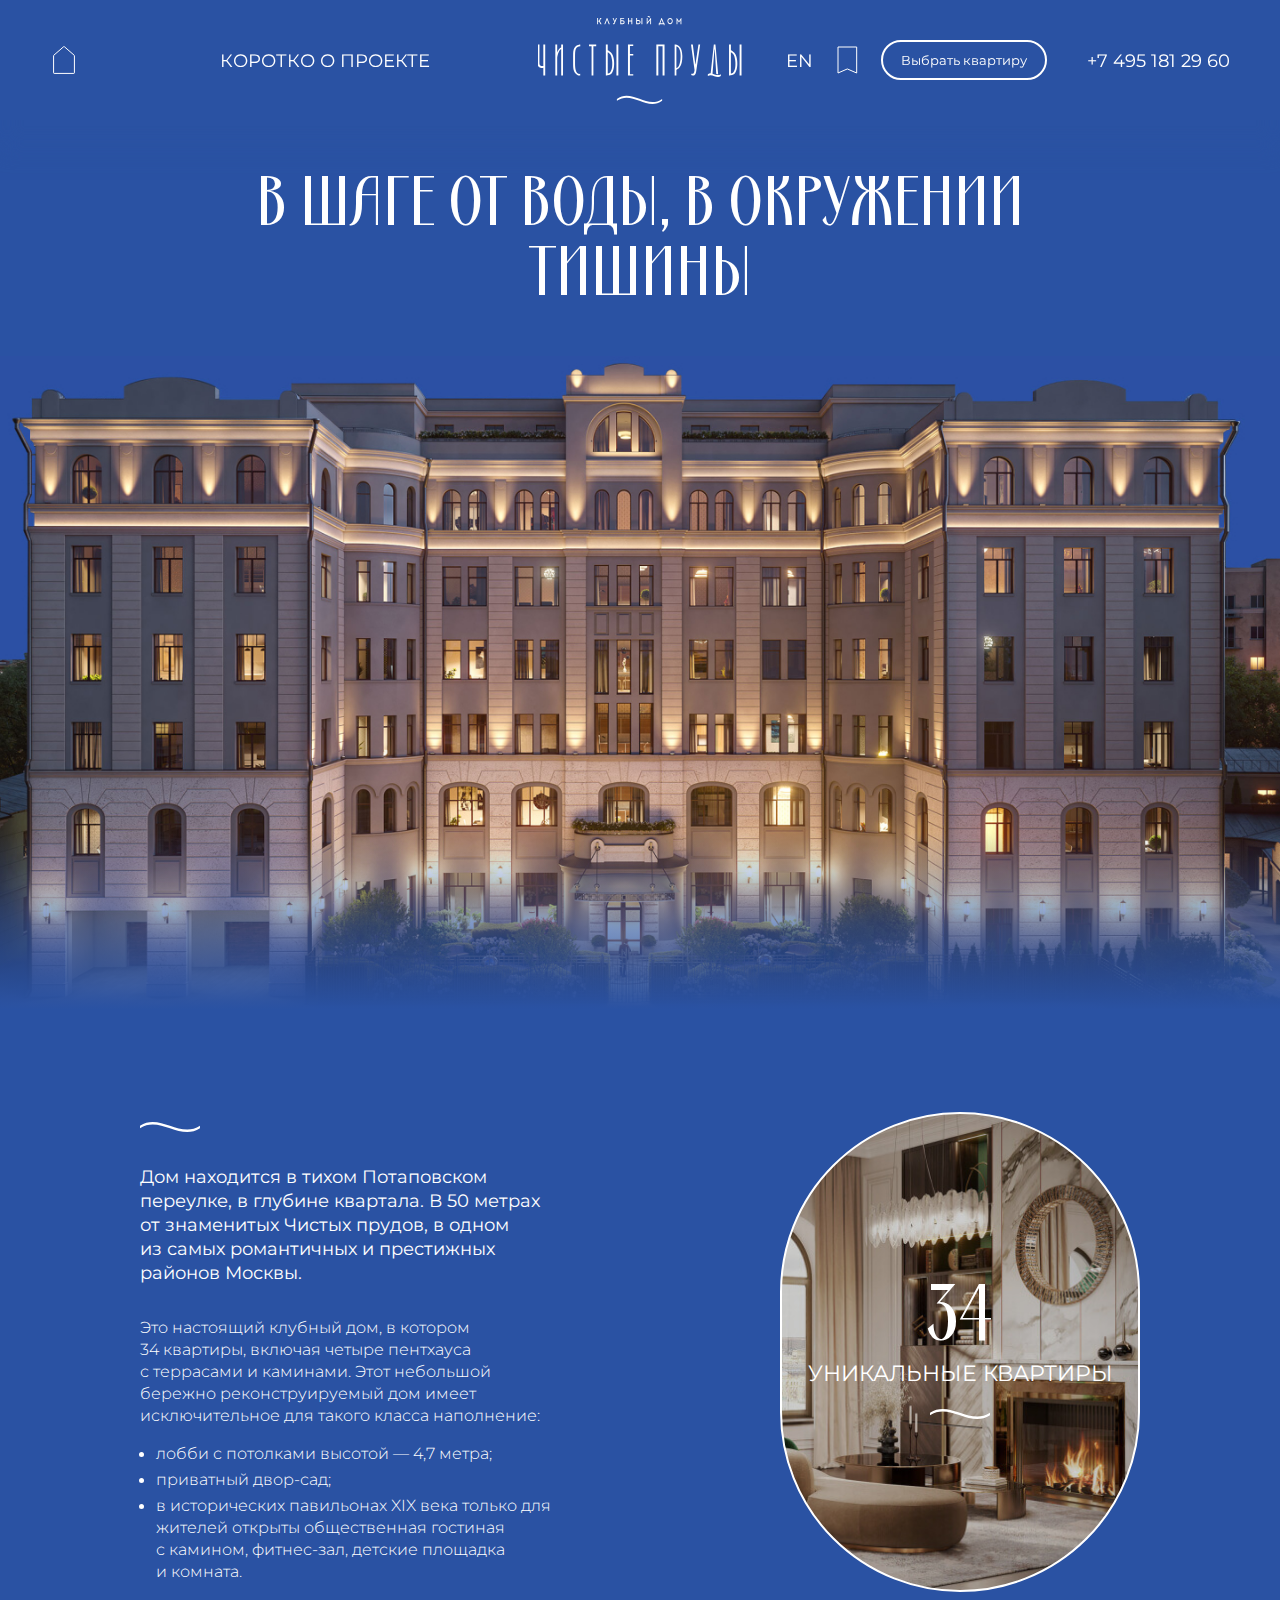
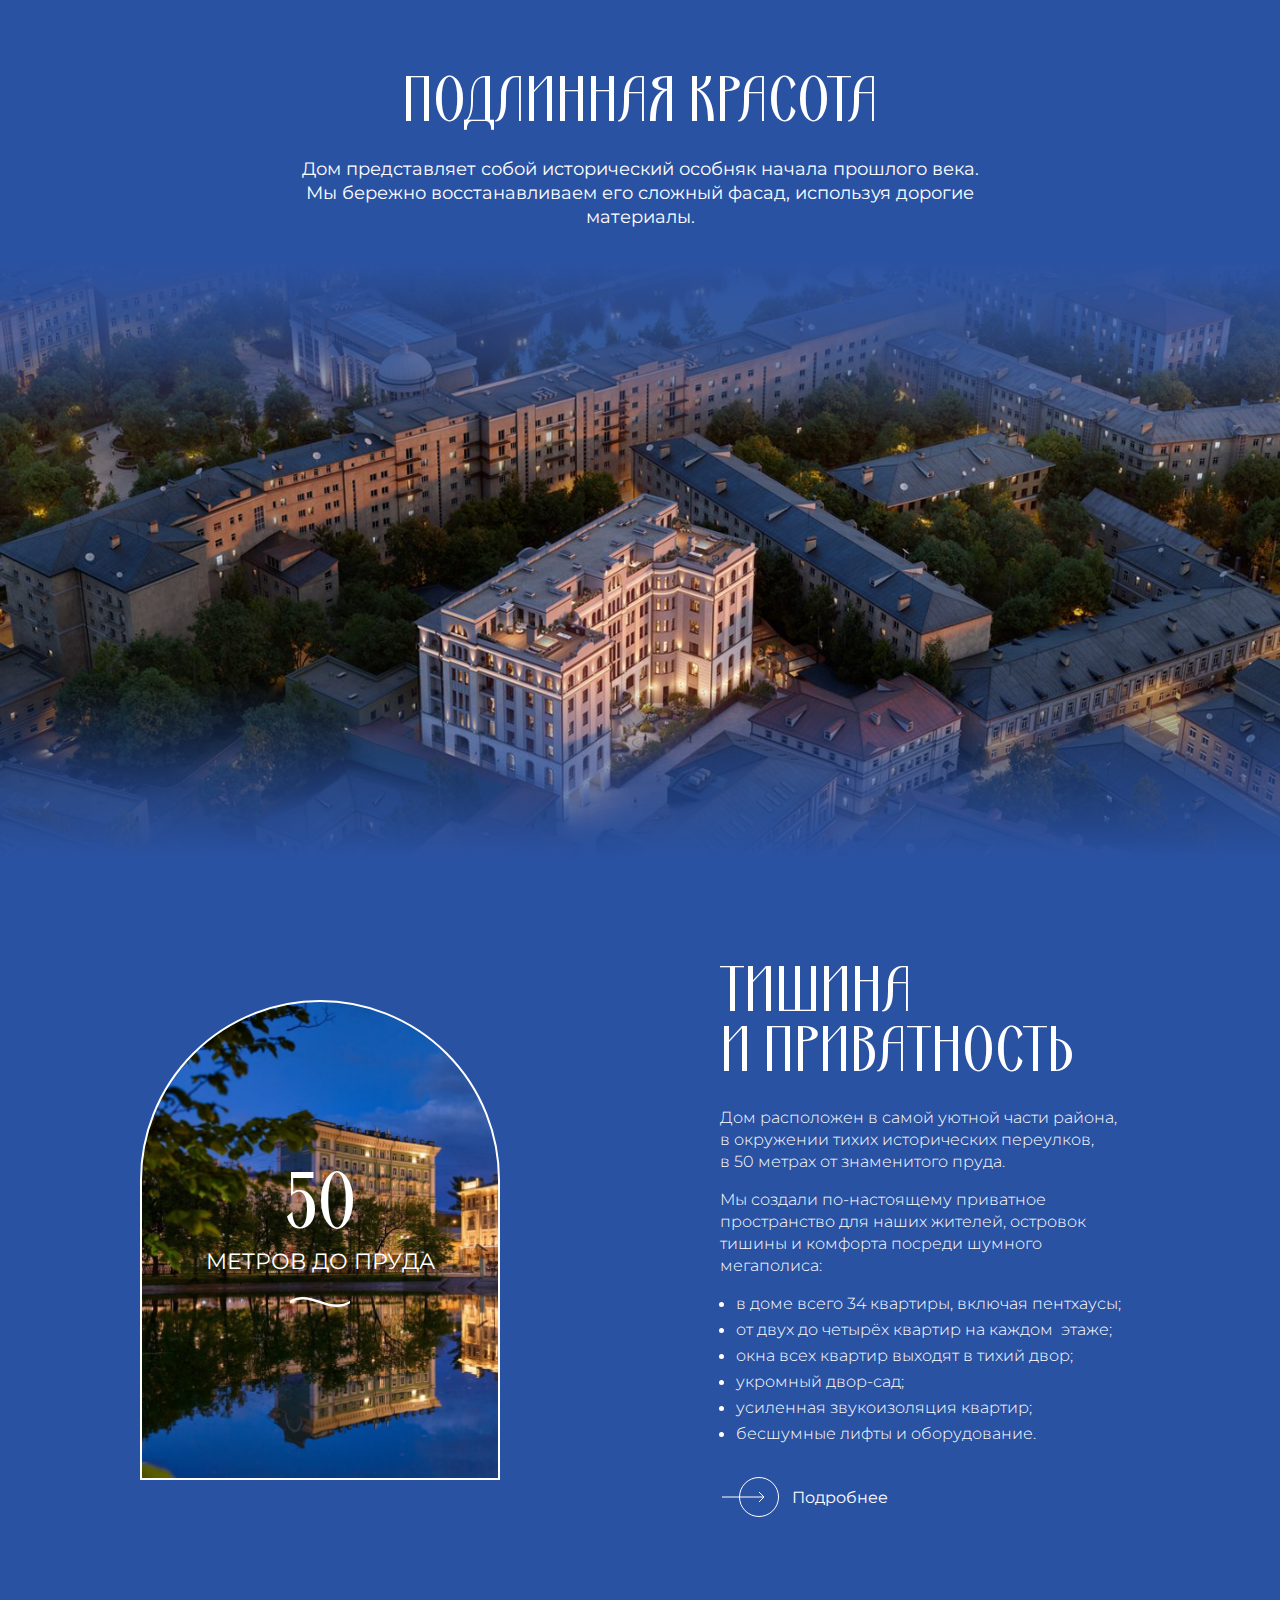
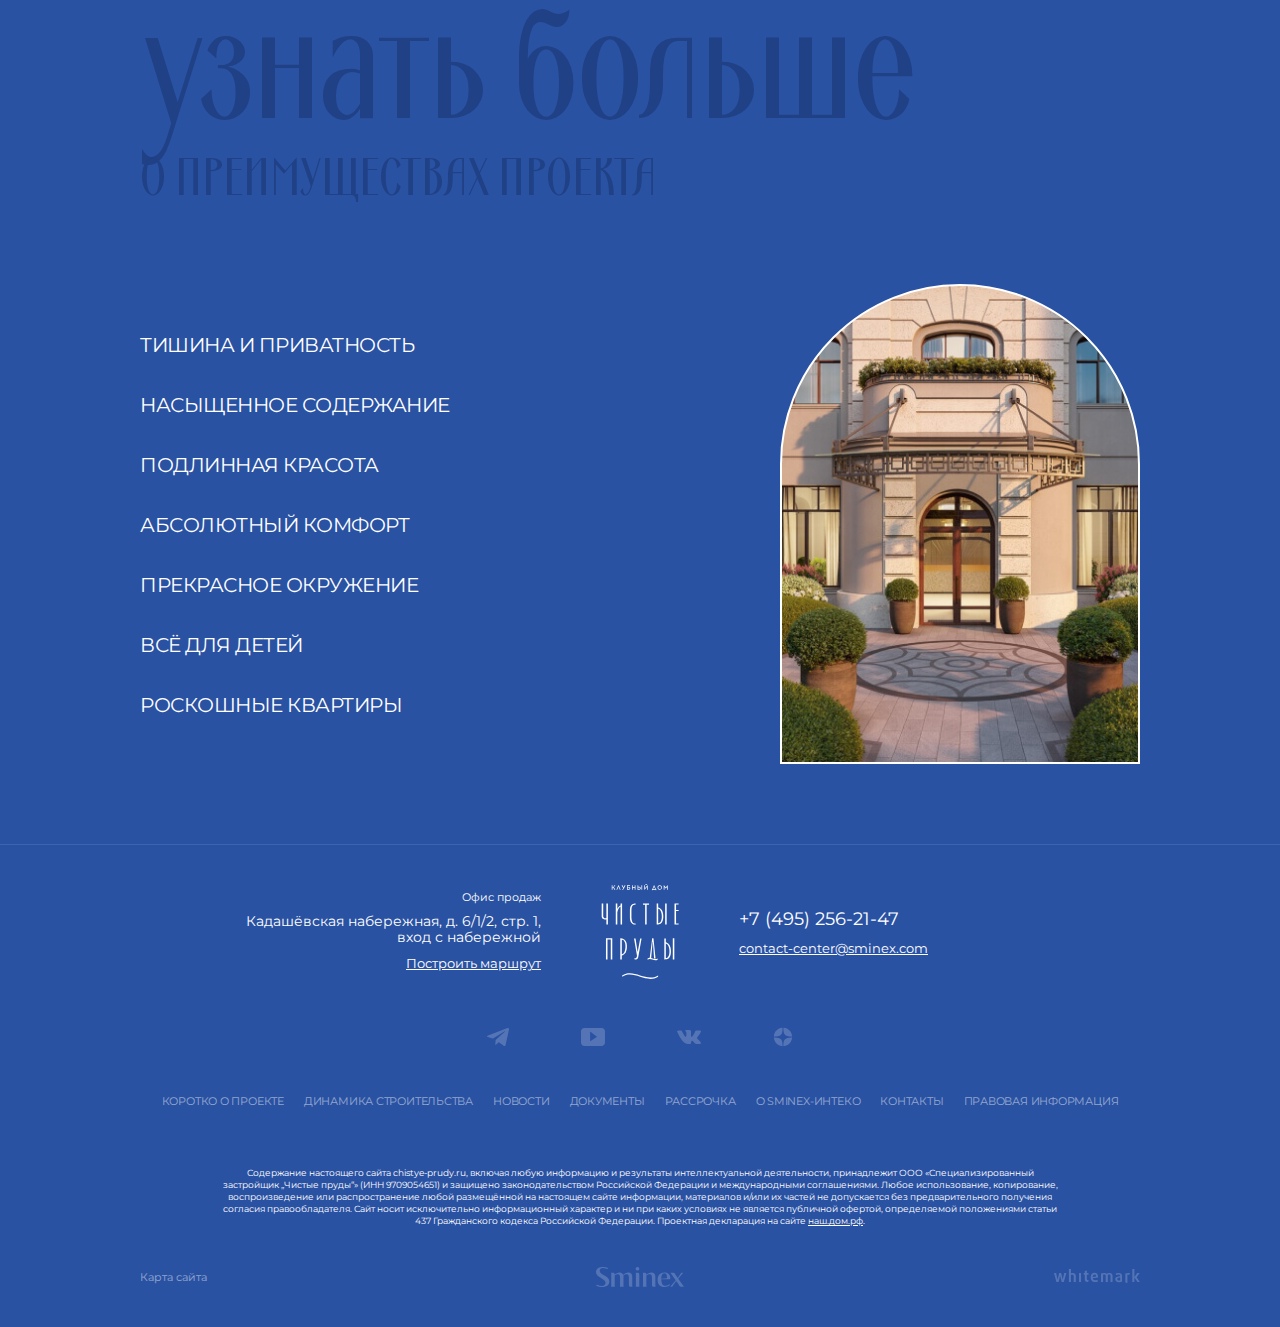
<file: index.html>
<!DOCTYPE html>
<html lang="ru">

<head>
  <meta charset="UTF-8">
  <meta name="viewport" content="width=device-width, initial-scale=1.0">
  <meta http-equiv="X-UA-Compatible" content="ie=edge">
  <link rel="stylesheet" href="css/style.css">
  <title>О проекте — Чистые пруды</title>
</head>

<body>
  <header class="header">
    <div class="header__container">
      <div class="header__left">
        <a class="header__home-link" href="#" aria-label="Вернуться на главную страницу">
          <svg class="header__home-icon" width="28" height="28" aria-hidden="true">
            <use xlink:href="images/sprite.svg#icon-home"></use>
          </svg>
        </a>
        <span class="header__text">
          Коротко о&nbsp;проекте
        </span>
      </div>
      <a class="header__logo-link" href="#">
        <svg class="header__logo-image" width="204" height="88" aria-hidden="true">
          <use xlink:href="images/sprite.svg#logo"></use>
        </svg>
      </a>
      <div class="header__right">
        <a class="header__language-link" href="#">
          En
        </a>
        <a class="header__favorites-link" href="#" aria-label="Открыть избранное">
          <svg class="header__favorites-icon" width="28" height="28" aria-hidden="true">
            <use xlink:href="images/sprite.svg#icon-favorite"></use>
          </svg>
        </a>
        <button class="header__btn" type="button">
          Выбрать квартиру
        </button>
        <a class="header__phone" href="tel:+74951812960">
          <span class="header__phone-link">+7&nbsp;495&nbsp;181 29&nbsp;60</span>
          <svg class="header__phone-icon" width="24" height="24" aria-hidden="true">
            <use xlink:href="images/sprite.svg#icon-call"></use>
          </svg>
        </a>
      </div>
    </div>
  </header>
  <main>
    <h1 class="visually-hidden">
      Подробная информация о клубном доме, расположенном рядом с Чистыми прудами.
    </h1>
    <section class="hero">
      <div class="container">
        <h2 class="hero__heading">
          В&nbsp;шаге от&nbsp;воды, в&nbsp;окружении тишины
        </h2>
      </div>
      <div class="hero__img-wrapper">
        <picture>
          <source media="(max-width:767px)" srcset="images/hero/bg-mobile.jpg 1x, images/hero/bg-mobile@2x.jpg 2x">
          <source media="(max-width:1023px)" srcset="images/hero/bg-table.jpg 1x, images/hero/bg-table@2x.jpg 2x">
          <img class="hero__image" src="images/hero/bg.jpg" srcset="images/hero/bg@2x.jpg 2x" width="1440" height="760"
            alt="Передний план клубного дома">
        </picture>
      </div>
    </section>
    <section class="apartments">
      <h2 class="visually-hidden">
        Подготовлены заранее обставленные мебелью квартиры со всеми удобствами
      </h2>
      <div class="container">
        <div class="apartments__wrapper">
          <div class="apartments__content">
            <svg class="apartments__icon" width="60" height="10" aria-hidden="true">
              <use xlink:href="images/sprite.svg#icon-curve"></use>
            </svg>
            <p class="apartments__description">
              Дом находится в&nbsp;тихом Потаповском переулке, в&nbsp;глубине квартала. В&nbsp;50&nbsp;метрах
              от&nbsp;знаменитых Чистых прудов, в&nbsp;одном из&nbsp;самых романтичных и&nbsp;престижных районов Москвы.
            </p>
            <p class="apartments__text">
              Это настоящий клубный дом, в&nbsp;котором 34&nbsp;квартиры, включая четыре пентхауса с&nbsp;террасами
              и&nbsp;каминами. Этот небольшой бережно реконструируемый дом имеет исключительное для такого класса
              наполнение:
            </p>
            <ul class="apartments__list">
              <li class="apartments__list-item">
                лобби с&nbsp;потолками высотой&nbsp;&mdash; 4,7&nbsp;метра;
              </li>
              <li class="apartments__list-item">
                приватный двор-сад;
              </li>
              <li class="apartments__list-item">
                в&nbsp;исторических павильонах XIX века только для жителей открыты общественная гостиная с&nbsp;камином,
                фитнес-зал, детские площадка и&nbsp;комната.
              </li>
            </ul>
          </div>
          <div class="benefit benefit--apartment benefit--round-all">
            <span class="benefit__number">
              34
            </span>
            <span class="benefit__text">
              Уникальные квартиры
            </span>
            <svg class="benefit__icon" width="60" height="10" aria-hidden="true">
              <use xlink:href="images/sprite.svg#icon-curve"></use>
            </svg>
          </div>
        </div>
      </div>
    </section>
    <section class="real-beauty">
      <div class="container">
        <h2 class="real-beauty__heading">
          Подлинная красота
        </h2>
        <p class="real-beauty__description">
          Дом представляет собой исторический особняк начала прошлого века. Мы&nbsp;бережно восстанавливаем его сложный
          фасад, используя дорогие материалы.
        </p>
      </div>
      <div class="real-beauty__img-wrapper">
        <picture>
          <source media="(max-width:767px)" srcset="images/real-beauty/bg2-mobile.jpg 1x, images/real-beauty/bg2-mobile@2x.jpg 2x">
          <source media="(max-width:1023px)" srcset="images/real-beauty/bg2-table.jpg 1x, images/real-beauty/bg2-table@2x.jpg 2x">
          <img class="real-beauty__image" src="images/real-beauty/bg-2.jpg" srcset="images/real-beauty/bg-2@2x.jpg" width="1440" height="700"
            alt="Вид сверху на клубный дом">
        </picture>
      </div>
    </section>
    <section class="privacy">
      <div class="container">
        <div class="privacy__wrapper">
          <div class="benefit benefit--pond">
            <span class="benefit__number">
              50
            </span>
            <span class="benefit__text">
              Метров до&nbsp;пруда
            </span>
            <svg class="benefit__icon" width="60" height="10" aria-hidden="true">
              <use xlink:href="images/sprite.svg#icon-curve"></use>
            </svg>
          </div>
          <div class="privacy__content">
            <h2 class="privacy__heading">
              Тишина и&nbsp;приватность
            </h2>
            <p class="privacy__text">
              Дом расположен в&nbsp;самой уютной части района, в&nbsp;окружении тихих исторических переулков,
              в&nbsp;50&nbsp;метрах от&nbsp;знаменитого пруда.
            </p>
            <p class="privacy__text">
              Мы&nbsp;создали по-настоящему приватное пространство для наших жителей, островок тишины и&nbsp;комфорта
              посреди шумного мегаполиса:
            </p>
            <ul class="privacy__list">
              <li class="privacy__list-item">
                в&nbsp;доме всего 34&nbsp;квартиры, включая пентхаусы;
              </li>
              <li class="privacy__list-item">
                от&nbsp;двух до&nbsp;четырёх квартир на каждом &nbsp;этаже;
              </li>
              <li class="privacy__list-item">
                окна всех квартир выходят в&nbsp;тихий двор;
              </li>
              <li class="privacy__list-item">
                укромный двор-сад;
              </li>
              <li class="privacy__list-item">
                усиленная звукоизоляция квартир;
              </li>
              <li class="privacy__list-item">
                бесшумные лифты и&nbsp;оборудование.
              </li>
            </ul>
            <a class="privacy__link" href="#">
              <svg class="privacy__link-icon" width="60" height="42" aria-hidden="true">
                <use xlink:href="images/sprite.svg#icon-arrow"></use>
              </svg>
              Подробнее
            </a>
          </div>
        </div>
      </div>
    </section>
    <section class="advantages">
      <div class="container">
        <div class="advantages__wrapper">
          <span class="advantages__text">
            узнать больше
          </span>
          <h2 class="advantages__heading">
            о&nbsp;преимуществах проекта
          </h2>
          <div class="advantages__content">
            <ul class="advantages__list">
              <li class="advantages__list-item">
                <a class="advantages__link" href="#">Тишина и&nbsp;приватность
                  <svg class="advantages__link-icon" width="60" height="42" aria-hidden="true">
                    <use xlink:href="images/sprite.svg#icon-arrow"></use>
                  </svg>
                </a>
              </li>
              <li class="advantages__list-item">
                <a class="advantages__link" href="#">Насыщенное содержание
                  <svg class="advantages__link-icon" width="60" height="42" aria-hidden="true">
                    <use xlink:href="images/sprite.svg#icon-arrow"></use>
                  </svg>
                </a>
              </li>
              <li class="advantages__list-item">
                <a class="advantages__link" href="#">Подлинная красота
                  <svg class="advantages__link-icon" width="60" height="42" aria-hidden="true">
                    <use xlink:href="images/sprite.svg#icon-arrow"></use>
                  </svg>
                </a>
              </li>
              <li class="advantages__list-item">
                <a class="advantages__link" href="#">Абсолютный комфорт
                  <svg class="advantages__link-icon" width="60" height="42" aria-hidden="true">
                    <use xlink:href="images/sprite.svg#icon-arrow"></use>
                  </svg>
                </a>
              </li>
              <li class="advantages__list-item">
                <a class="advantages__link" href="#">Прекрасное окружение
                  <svg class="advantages__link-icon" width="60" height="42" aria-hidden="true">
                    <use xlink:href="images/sprite.svg#icon-arrow"></use>
                  </svg>
                </a>
              </li>
              <li class="advantages__list-item">
                <a class="advantages__link" href="#">Всё для детей
                  <svg class="advantages__link-icon" width="60" height="42" aria-hidden="true">
                    <use xlink:href="images/sprite.svg#icon-arrow"></use>
                  </svg>
                </a>
              </li>
              <li class="advantages__list-item">
                <a class="advantages__link" href="#">Роскошные квартиры
                  <svg class="advantages__link-icon" width="60" height="42" aria-hidden="true">
                    <use xlink:href="images/sprite.svg#icon-arrow"></use>
                  </svg>
                </a>
              </li>
            </ul>
            <div class="benefit benefit--entrance"></div>
          </div>
        </div>
      </div>
    </section>
  </main>
  <footer class="footer">
    <div class="container">
      <div class="footer__wrapper">
        <div class="footer__content">
          <div class="footer__left">
            <span class="footer__text">
              Офис продаж
            </span>
            <p class="footer__address">
              Кадашёвская набережная, д. 6/1/2, стр.&nbsp;1, вход с&nbsp;набережной
            </p>
            <a class="footer__left-link" href="#">
              Построить маршрут
            </a>
          </div>
          <a class="footer__logo-link" href="#" aria-label="Сайт клубного дома Чистые пруды">
            <svg class="footer__logo-image" width="78" height="95" aria-hidden="true">
              <use xlink:href="images/sprite.svg#logo-small"></use>
            </svg>
          </a>
          <div class="footer__right">
            <a class="footer__phone" href="tel:+74951812960">
              +7 (495) 256-21-47
            </a>
            <a class="footer__right-link" href="mailto:contact-center@sminex.com">
              contact-center@sminex.com
            </a>
          </div>
        </div>
        <ul class="socials footer__socials">
          <li class="socials__item">
            <a class="socials__link" href="#" aria-label="Группа в Телеграм">
              <svg class="socials__icon" width="22" height="18" aria-hidden="true">
                <use xlink:href="images/sprite.svg#icon-tg"></use>
              </svg>
            </a>
          </li>
          <li class="socials__item">
            <a class="socials__link" href="#" aria-label="Канал на Ютуб">
              <svg class="socials__icon" width="24" height="18" aria-hidden="true">
                <use xlink:href="images/sprite.svg#icon-youtube"></use>
              </svg>
            </a>
          </li>
          <li class="socials__item">
            <a class="socials__link" href="#" aria-label="Группа во ВКонтакте">
              <svg class="socials__icon" width="24" height="14" aria-hidden="true">
                <use xlink:href="images/sprite.svg#icon-vk"></use>
              </svg>
            </a>
          </li>
          <li class="socials__item">
            <a class="socials__link" href="#" aria-label="Канал в Яндекс Дзен">
              <svg class="socials__icon" width="20" height="20" aria-hidden="true">
                <use xlink:href="images/sprite.svg#icon-ya"></use>
              </svg>
            </a>
          </li>
        </ul>
        <ul class="footer__nav-list">
          <li class="footer__nav-item">
            <a class="footer__nav-link" href="#">
              Коротко о&nbsp;проекте
            </a>
          </li>
          <li class="footer__nav-item">
            <a class="footer__nav-link" href="#">
              Динамика строительства
            </a>
          </li>
          <li class="footer__nav-item">
            <a class="footer__nav-link" href="#">
              Новости
            </a>
          </li>
          <li class="footer__nav-item">
            <a class="footer__nav-link" href="#">
              Документы
            </a>
          </li>
          <li class="footer__nav-item">
            <a class="footer__nav-link" href="#">
              Рассрочка
            </a>
          </li>
          <li class="footer__nav-item">
            <a class="footer__nav-link" href="#">
              O&nbsp;Sminex-Интеко
            </a>
          </li>
          <li class="footer__nav-item">
            <a class="footer__nav-link" href="#">
              Контакты
            </a>
          </li>
          <li class="footer__nav-item">
            <a class="footer__nav-link" href="#">
              Правовая информация
            </a>
          </li>
        </ul>
        <p class="footer__copyright">
          Содержание настоящего сайта <a class="footer__copyright-first-link"
            href="https://chistye-prudy.ru">chistye-prudy.ru</a>, включая любую информацию и&nbsp;результаты
          интеллектуальной деятельности, принадлежит ООО &laquo;Специализированный застройщик &bdquo;Чистые
          пруды&ldquo;&raquo; (ИНН 9709054651) и&nbsp;защищено законодательством Российской Федерации
          и&nbsp;международными соглашениями. Любое использование, копирование, воспроизведение или распространение
          любой размещённой на&nbsp;настоящем сайте информации, материалов и/или их&nbsp;частей не&nbsp;допускается без
          предварительного получения согласия правообладателя. Сайт носит исключительно информационный характер
          и&nbsp;ни&nbsp;при каких условиях не&nbsp;является публичной офертой, определяемой положениями статьи 437
          Гражданского кодекса Российской Федерации. Проектная декларация на&nbsp;сайте <a
            class="footer__copyright-second-link" href="https://наш.дом.рф">наш.дом.рф</a>.
        </p>
        <div class="footer__inner">
          <a class="footer__map" href="#">
            Карта сайта
          </a>
          <a class="footer__inner-link" href="#" aria-label="Сайт компании Сминекс">
            <svg class="footer__inner-image" width="88" height="20" aria-hidden="true">
              <use xlink:href="images/sprite.svg#logo-sminex"></use>
            </svg>
          </a>
          <a class="footer__company-link" href="#" aria-label="Сайт компании Вайтмарк">
            <svg class="footer__logo-image" width="86" height="14" aria-hidden="true">
              <use xlink:href="images/sprite.svg#logo-whitemark"></use>
            </svg>
          </a>
        </div>
      </div>
    </div>
  </footer>
</body>

</html>
</file>
<file: css/style.css>
/* Global */
/* ------------------------------------ */
/*! normalize.css v8.0.1 | MIT License | github.com/necolas/normalize.css */
/* Document
  ========================================================================== */
/**
 * 1. Correct the line height in all browsers.
 * 2. Prevent adjustments of font size after orientation changes in iOS.
 */
html {
  line-height: 1.15; /* 1 */
  -webkit-text-size-adjust: 100%; /* 2 */
}

/* Sections
  ========================================================================== */
/**
* Remove the margin in all browsers.
*/
body {
  margin: 0;
}

/**
* Render the `main` element consistently in IE.
*/
main {
  display: block;
}

/**
* Correct the font size and margin on `h1` elements within `section` and
* `article` contexts in Chrome, Firefox, and Safari.
*/
h1 {
  margin: 0.67em 0;
  font-size: 2em;
}

/* Grouping content
  ========================================================================== */
/**
* 1. Add the correct box sizing in Firefox.
* 2. Show the overflow in Edge and IE.
*/
hr {
  box-sizing: content-box; /* 1 */
  height: 0; /* 1 */
  overflow: visible; /* 2 */
}

/**
* 1. Correct the inheritance and scaling of font size in all browsers.
* 2. Correct the odd `em` font sizing in all browsers.
*/
pre {
  font-size: 1em; /* 2 */
  font-family: monospace, monospace; /* 1 */
}

/* Text-level semantics
  ========================================================================== */
/**
* Remove the gray background on active links in IE 10.
*/
a {
  background-color: transparent;
}

/**
* 1. Remove the bottom border in Chrome 57-
* 2. Add the correct text decoration in Chrome, Edge, IE, Opera, and Safari.
*/
abbr[title] {
  text-decoration: underline; /* 2 */
  -webkit-text-decoration: underline dotted;
          text-decoration: underline dotted; /* 2 */
  border-bottom: none; /* 1 */
}

/**
* Add the correct font weight in Chrome, Edge, and Safari.
*/
b,
strong {
  font-weight: bolder;
}

/**
* 1. Correct the inheritance and scaling of font size in all browsers.
* 2. Correct the odd `em` font sizing in all browsers.
*/
code,
kbd,
samp {
  font-size: 1em; /* 2 */
  font-family: monospace, monospace; /* 1 */
}

/**
* Add the correct font size in all browsers.
*/
small {
  font-size: 80%;
}

/**
* Prevent `sub` and `sup` elements from affecting the line height in
* all browsers.
*/
sub,
sup {
  position: relative;
  font-size: 75%;
  line-height: 0;
  vertical-align: baseline;
}

sub {
  bottom: -0.25em;
}

sup {
  top: -0.5em;
}

/* Embedded content
  ========================================================================== */
/**
* Remove the border on images inside links in IE 10.
*/
img {
  border-style: none;
}

/* Forms
  ========================================================================== */
/**
* 1. Change the font styles in all browsers.
* 2. Remove the margin in Firefox and Safari.
*/
button,
input,
optgroup,
select,
textarea {
  margin: 0; /* 2 */
  font-size: 100%; /* 1 */
  line-height: 1.15; /* 1 */
  font-family: inherit; /* 1 */
}

/**
* Show the overflow in IE.
* 1. Show the overflow in Edge.
*/
button,
input {
  /* 1 */
  overflow: visible;
}

/**
* Remove the inheritance of text transform in Edge, Firefox, and IE.
* 1. Remove the inheritance of text transform in Firefox.
*/
button,
select {
  /* 1 */
  text-transform: none;
}

/**
* Correct the inability to style clickable types in iOS and Safari.
*/
button,
[type=button],
[type=reset],
[type=submit] {
  -webkit-appearance: button;
}

/**
* Remove the inner border and padding in Firefox.
*/
button::-moz-focus-inner,
[type=button]::-moz-focus-inner,
[type=reset]::-moz-focus-inner,
[type=submit]::-moz-focus-inner {
  padding: 0;
  border-style: none;
}

/**
* Restore the focus styles unset by the previous rule.
*/
button:-moz-focusring,
[type=button]:-moz-focusring,
[type=reset]:-moz-focusring,
[type=submit]:-moz-focusring {
  outline: 1px dotted ButtonText;
}

/**
* Correct the padding in Firefox.
*/
fieldset {
  padding: 0.35em 0.75em 0.625em;
}

/**
* 1. Correct the text wrapping in Edge and IE.
* 2. Correct the color inheritance from `fieldset` elements in IE.
* 3. Remove the padding so developers are not caught out when they zero out
*    `fieldset` elements in all browsers.
*/
legend {
  display: table; /* 1 */
  box-sizing: border-box; /* 1 */
  max-width: 100%; /* 1 */
  padding: 0; /* 3 */
  color: inherit; /* 2 */
  white-space: normal; /* 1 */
}

/**
* Add the correct vertical alignment in Chrome, Firefox, and Opera.
*/
progress {
  vertical-align: baseline;
}

/**
* Remove the default vertical scrollbar in IE 10+.
*/
textarea {
  overflow: auto;
}

/**
* 1. Add the correct box sizing in IE 10.
* 2. Remove the padding in IE 10.
*/
[type=checkbox],
[type=radio] {
  box-sizing: border-box; /* 1 */
  padding: 0; /* 2 */
}

/**
* Correct the cursor style of increment and decrement buttons in Chrome.
*/
[type=number]::-webkit-inner-spin-button,
[type=number]::-webkit-outer-spin-button {
  height: auto;
}

/**
* 1. Correct the odd appearance in Chrome and Safari.
* 2. Correct the outline style in Safari.
*/
[type=search] {
  outline-offset: -2px; /* 2 */
  -webkit-appearance: textfield; /* 1 */
}

/**
* Remove the inner padding in Chrome and Safari on macOS.
*/
[type=search]::-webkit-search-decoration {
  -webkit-appearance: none;
}

/**
* 1. Correct the inability to style clickable types in iOS and Safari.
* 2. Change font properties to `inherit` in Safari.
*/
::-webkit-file-upload-button {
  font: inherit; /* 2 */
  -webkit-appearance: button; /* 1 */
}

/* Interactive
  ========================================================================== */
/*
* Add the correct display in Edge, IE 10+, and Firefox.
*/
details {
  display: block;
}

/*
* Add the correct display in all browsers.
*/
summary {
  display: list-item;
}

/* Misc
  ========================================================================== */
/**
* Add the correct display in IE 10+.
*/
template {
  display: none;
}

/**
* Add the correct display in IE 10.
*/
[hidden] {
  display: none;
}

@font-face {
  font-family: "Montserrat";
  src: url("../../fonts/montserrat-light.woff2") format("woff2"), url("../../fonts/montserrat-light.woff") format("woff");
  font-weight: 300;
  font-style: normal;
  font-display: swap;
}
@font-face {
  font-family: "Montserrat";
  src: url("../../fonts/montserrat-regular.woff2") format("woff2"), url("../../fonts/montserrat-regular.woff") format("woff");
  font-weight: 400;
  font-style: normal;
  font-display: swap;
}
@font-face {
  font-family: "Ardeco";
  src: url("../../fonts/ardeco-regular.woff2") format("woff2"), url("../../fonts/ardeco-regular.woff") format("woff");
  font-weight: 400;
  font-style: normal;
  font-display: swap;
}
* {
  box-sizing: border-box;
}

body {
  margin: 0;
  padding: 0;
  font-family: "Montserrat", "Arial", sans-serif;
  color: #ffffff;
  background-color: #2a52a3;
  display: flex;
  flex-direction: column;
}

main {
  flex-grow: 1;
  padding: 120px 0 0;
}
@media (max-width: 1023px) {
  main {
    padding: 80px 0 0;
  }
}
@media (max-width: 767px) {
  main {
    padding: 70px 0 0;
  }
}

img {
  display: block;
  height: auto;
  max-width: 100%;
  -o-object-fit: cover;
     object-fit: cover;
}

a {
  color: inherit;
  text-decoration: none;
}

.container {
  max-width: 1100px;
  margin: 0 auto;
  padding: 0 50px;
}
@media (max-width: 1023px) {
  .container {
    max-width: 768px;
    padding: 0 20px;
  }
}
@media (max-width: 767px) {
  .container {
    padding: 0 15px;
  }
}

.visually-hidden {
  position: absolute;
  width: 1px;
  height: 1px;
  margin: -1px;
  padding: 0;
  overflow: hidden;
  white-space: nowrap;
  border: 0;
  clip: rect(0 0 0 0);
  clip-path: inset(100%);
}

/* Blocks */
/* ------------------------------------ */
.header {
  padding: 16px 0;
  position: fixed;
  left: 0;
  top: 0;
  width: 100%;
  z-index: 10;
  box-shadow: 0px 30px 20px 0px rgba(42, 82, 163, 0.8);
  background-color: #2a52a3;
}
@media (max-width: 1023px) {
  .header {
    padding: 10px 0;
  }
}
@media (max-width: 767px) {
  .header {
    padding: 5px 0;
  }
}
.header__container {
  display: grid;
  grid-template-columns: 1fr auto 1fr;
  max-width: 1440px;
  margin: 0 auto;
  padding: 0 50px;
}
@media (max-width: 1023px) {
  .header__container {
    padding: 0 20px;
  }
}
@media (max-width: 767px) {
  .header__container {
    padding: 0 15px;
  }
}
.header__left, .header__right {
  display: flex;
  align-items: center;
}
.header__left {
  -moz-column-gap: 142px;
       column-gap: 142px;
}
@media (max-width: 1023px) {
  .header__left {
    -moz-column-gap: 36px;
         column-gap: 36px;
  }
}
.header__home-link {
  display: flex;
}
@media (max-width: 1023px) {
  .header__home-link {
    width: 24px;
    height: 24px;
  }
}
.header__right {
  -moz-column-gap: 20px;
       column-gap: 20px;
  margin: 0 0 0 auto;
}
.header__logo-link {
  display: flex;
}
@media (max-width: 1023px) {
  .header__logo-link {
    width: 140px;
    height: 60px;
  }
}
.header__logo-image {
  width: 100%;
  height: 100%;
}
.header__language-link {
  font-size: 18px;
  line-height: 24px;
  text-transform: uppercase;
}
@media (max-width: 1023px) {
  .header__language-link {
    display: none;
  }
}
.header__favorites-link {
  display: flex;
}
@media (max-width: 1023px) {
  .header__favorites-link {
    display: none;
  }
}
.header__text {
  font-size: 18px;
  line-height: 24px;
  text-transform: uppercase;
}
@media (max-width: 1023px) {
  .header__text {
    font-size: 14px;
    line-height: 18px;
  }
}
@media (max-width: 767px) {
  .header__text {
    display: none;
  }
}
.header__btn {
  margin: 0 20px 0 0;
  padding: 10px 18px;
  font-size: 13px;
  font-family: inherit;
  line-height: 16px;
  color: inherit;
  background-color: transparent;
  border: 2px solid #ffffff;
  border-radius: 60px;
  cursor: pointer;
}
@media (max-width: 1023px) {
  .header__btn {
    padding: 9px 15px;
    font-size: 10px;
    line-height: 12px;
    margin: 0;
  }
}
@media (max-width: 767px) {
  .header__btn {
    display: none;
  }
}
.header__btn:hover {
  color: #2a52a3;
  background-color: #ffffff;
}
.header__btn:focus-visible {
  outline: none;
  color: #2a52a3;
  background-color: #ffffff;
}
.header__phone {
  font-size: 18px;
  line-height: 24px;
}
@media (max-width: 1023px) {
  .header__phone {
    font-size: 14px;
    line-height: 18px;
  }
}
.header__phone:hover {
  color: rgba(255, 255, 255, 0.5);
}
.header__phone:focus-visible {
  color: rgba(255, 255, 255, 0.5);
}
@media (max-width: 767px) {
  .header__phone-link {
    display: none;
  }
}
.header__phone-icon {
  display: none;
  color: #ffffff;
}
@media (max-width: 767px) {
  .header__phone-icon {
    display: block;
  }
}

.hero {
  padding: 48px 0 0;
}
@media (max-width: 1023px) {
  .hero {
    padding: 40px 0 0;
  }
}
@media (max-width: 767px) {
  .hero {
    padding: 32px 0 0;
  }
}
.hero__wrapper-griding {
  display: grid;
  grid-template-columns: 360px 420px;
  -moz-column-gap: 220px;
       column-gap: 220px;
}
@media (max-width: 1023px) {
  .hero__wrapper-griding {
    grid-template-columns: 340px 340px;
    -moz-column-gap: 48px;
         column-gap: 48px;
  }
}
@media (max-width: 767px) {
  .hero__wrapper-griding {
    display: flex;
    flex-direction: column;
    text-align: center;
    gap: 16px;
  }
}
.hero__wrapper-griding > .hero__heading {
  text-align: left;
}
@media (max-width: 767px) {
  .hero__wrapper-griding > .hero__heading {
    text-align: center;
  }
}
.hero__heading {
  margin: 0;
  font-size: 70px;
  font-family: "Ardeco", "Arial", sans-serif;
  font-weight: 400;
  line-height: 70px;
  text-align: center;
  text-transform: uppercase;
}
@media (max-width: 1023px) {
  .hero__heading {
    font-size: 50px;
    line-height: 50px;
  }
}
@media (max-width: 767px) {
  .hero__heading {
    font-size: 44px;
    line-height: 40px;
  }
}
.hero__img-wrapper {
  position: relative;
}
.hero__img-wrapper::after {
  content: "";
  position: absolute;
  bottom: 0;
  left: 0;
  width: 100%;
  height: 200px;
  background: linear-gradient(180deg, rgba(42, 82, 163, 0) 0%, rgba(42, 82, 163, 0.6) 46.28%, #2a52a3 89%);
}
@media (max-width: 1023px) {
  .hero__img-wrapper::after {
    height: 100px;
  }
}
@media (max-width: 767px) {
  .hero__img-wrapper::after {
    height: 50px;
  }
}
.hero__image {
  width: 100%;
  margin: 48px 0 0;
}
@media (max-width: 1023px) {
  .hero__image {
    margin: 40px 0 0;
  }
}
@media (max-width: 767px) {
  .hero__image {
    margin: 32px 0 0;
  }
}
.hero__text {
  font-size: 20px;
  line-height: 26px;
  width: 100%;
  margin: 0;
}
@media (max-width: 1023px) {
  .hero__text {
    font-size: 16px;
    line-height: 22px;
  }
}
@media (max-width: 767px) {
  .hero__text {
    font-size: 14px;
    line-height: 20px;
  }
}

.apartments {
  padding: 80px 0 0;
}
@media (max-width: 767px) {
  .apartments {
    padding-top: 60px;
  }
}
.apartments__wrapper {
  -moz-column-gap: 220px;
       column-gap: 220px;
  display: grid;
  justify-content: space-between;
  align-items: center;
  grid-template-columns: 420px 360px;
}
@media (max-width: 1023px) {
  .apartments__wrapper {
    -moz-column-gap: 88px;
         column-gap: 88px;
    grid-template-columns: 340px 300px;
    align-items: start;
  }
}
@media (max-width: 767px) {
  .apartments__wrapper {
    display: flex;
    flex-direction: column;
    gap: 32px;
  }
}
.apartments--reverse .apartments__wrapper {
  grid-template-columns: 360px 420px;
}
@media (max-width: 1023px) {
  .apartments--reverse .apartments__wrapper {
    grid-template-columns: 300px 340px;
    align-items: center;
  }
}
@media (max-width: 767px) {
  .apartments--reverse .apartments__wrapper {
    display: flex;
    flex-direction: column;
    align-items: center;
  }
}
.apartments__icon {
  display: flex;
  margin: 0 0 32px;
  pointer-events: none;
}
@media (max-width: 1023px) {
  .apartments__icon {
    width: 50px;
  }
}
@media (max-width: 767px) {
  .apartments__icon {
    margin-bottom: 24px;
  }
}
.apartments__heading {
  font-family: "Ardeco", "Arial", sans-serif, "Arial", serif;
  font-weight: 400;
  font-size: 64px;
  line-height: 60px;
  text-transform: uppercase;
  margin: 0 0 24px;
}
@media (max-width: 1023px) {
  .apartments__heading {
    font-size: 46px;
    line-height: 46px;
    margin-bottom: 20px;
  }
}
@media (max-width: 767px) {
  .apartments__heading {
    font-size: 36px;
    line-height: 34px;
    margin-bottom: 16px;
  }
}
.apartments--reverse .apartments__description:not(:last-child) {
  margin-bottom: 16px;
}
@media (max-width: 767px) {
  .apartments--reverse .apartments__description:not(:last-child) {
    margin-bottom: 12px;
  }
}
.apartments__description {
  margin: 0 0 32px;
  font-size: 18px;
  line-height: 24px;
}
@media (max-width: 1023px) {
  .apartments__description {
    font-size: 16px;
    line-height: 22px;
    margin-bottom: 24px;
  }
}
@media (max-width: 767px) {
  .apartments__description {
    font-size: 14px;
    line-height: 20px;
    margin-bottom: 20px;
  }
}
.apartments--reverse .apartments__description {
  font-size: 16px;
  line-height: 22px;
  font-weight: 300;
}
@media (max-width: 1023px) {
  .apartments--reverse .apartments__description {
    font-size: 14px;
    line-height: 20px;
  }
}
@media (max-width: 767px) {
  .apartments--reverse .apartments__description {
    font-size: 12px;
    line-height: 18px;
  }
}
.apartments--reverse .apartments__text:last-child {
  margin-bottom: 0;
}
.apartments__text {
  margin: 0 0 16px;
  font-weight: 300;
  line-height: 22px;
}
@media (max-width: 1023px) {
  .apartments__text {
    font-size: 14px;
    line-height: 20px;
  }
}
@media (max-width: 767px) {
  .apartments__text {
    font-size: 12px;
    line-height: 18px;
    margin-bottom: 12px;
  }
}
.apartments--reverse .apartments__list {
  font-size: 16px;
  line-height: 22px;
  margin-bottom: 16px;
}
@media (max-width: 767px) {
  .apartments--reverse .apartments__list {
    margin-bottom: 12px;
  }
}
.apartments__list {
  row-gap: 4px;
  display: flex;
  flex-direction: column;
  margin: 0;
  padding: 0 0 0 16px;
}
.apartments__list-item {
  font-weight: 300;
  line-height: 22px;
}
@media (max-width: 1023px) {
  .apartments__list-item {
    font-size: 14px;
    line-height: 20px;
  }
}
@media (max-width: 767px) {
  .apartments__list-item {
    font-size: 12px;
    line-height: 18px;
  }
}

.benefit {
  border-top-left-radius: 180px;
  border-top-right-radius: 180px;
  display: flex;
  flex-direction: column;
  justify-content: center;
  align-items: center;
  width: 360px;
  min-height: 480px;
  padding: 20px;
  background-size: cover;
  border: 2px solid #ffffff;
}
@media (max-width: 1023px) {
  .benefit {
    width: 100%;
    min-height: 400px;
  }
}
@media (max-width: 767px) {
  .benefit {
    width: 260px;
    min-height: 350px;
    margin: 0 auto;
  }
}
.benefit--square-all {
  border-radius: unset;
  border: none;
  width: 420px;
  min-height: 500px;
}
@media (max-width: 1023px) {
  .benefit--square-all {
    width: 270px;
    min-height: 320px;
  }
}
@media (max-width: 767px) {
  .benefit--square-all {
    width: 345px;
    min-height: 410px;
  }
}
.benefit--bg-all {
  width: 100%;
  min-height: 700px;
  border: none;
  padding-top: 185px;
}
@media (max-width: 1023px) {
  .benefit--bg-all {
    min-height: 374px;
    padding-top: 90px;
  }
}
@media (max-width: 767px) {
  .benefit--bg-all {
    min-height: 200px;
    padding: 46px 0 50px;
  }
}
.benefit--bg-all .benefit__icon {
  width: 60px;
}
@media (max-width: 1023px) {
  .benefit--bg-all .benefit__icon {
    width: 50px;
  }
}
.benefit--size-xl {
  background-image: url("../../images/bg-privacy-page2.jpg");
}
@media (min-resolution: 2dppx) {
  .benefit--size-xl {
    background-image: url("../../images/bg-privacy-page2@2x.jpg");
  }
}
@media (max-width: 1023px) {
  .benefit--size-xl {
    background-image: url("../../images/bg-privacy-page-table2.jpg");
  }
}
@media (max-width: 1023px) and (min-resolution: 2dppx) {
  .benefit--size-xl {
    background-image: url("../../images/bg-privacy-page-table2@2x.jpg");
  }
}
@media (max-width: 767px) {
  .benefit--size-xl {
    background-image: url("../../images/privacy-page-mobile2.jpg");
  }
}
@media (max-width: 767px) and (min-resolution: 2dppx) {
  .benefit--size-xl {
    background-image: url("../../images/privacy-page-mobile@2x.jpg");
  }
}
.benefit--around-side {
  background-image: url("../../images/apartment-photo.png");
}
@media (min-resolution: 2dppx) {
  .benefit--around-side {
    background-image: url("../../images/apartment-photo@2x.png");
  }
}
@media (max-width: 1023px) {
  .benefit--around-side {
    background-image: url("../../images/apartment-photo-table.png");
  }
}
@media (max-width: 1023px) and (min-resolution: 2dppx) {
  .benefit--around-side {
    background-image: url("../../images/apartment-photo-table@2x.png");
  }
}
@media (max-width: 767px) {
  .benefit--around-side {
    background-image: url("../../images/apartment-photo-mobile.png");
  }
}
@media (max-width: 767px) and (min-resolution: 2dppx) {
  .benefit--around-side {
    background-image: url("../../images/apartment-photo-mobile@2x.png");
  }
}
.benefit--round-all {
  border-radius: 180px;
}
@media (max-width: 1023px) {
  .benefit--round-all {
    width: 300px;
    min-height: 400px;
    margin: 0;
  }
}
@media (max-width: 767px) {
  .benefit--round-all {
    width: 260px;
    min-height: 350px;
    margin: 0 auto;
  }
}
.benefit--room {
  background-image: url("../../images/room-photo.png");
}
@media (min-resolution: 2dppx) {
  .benefit--room {
    background-image: url("../../images/room-photo@2x.png");
  }
}
@media (max-width: 1023px) {
  .benefit--room {
    background-image: url("../../images/room-photo-table.png");
  }
}
@media (max-width: 1023px) and (min-resolution: 2dppx) {
  .benefit--room {
    background-image: url("../../images/room-photo-table@2x.png");
  }
}
@media (max-width: 767px) {
  .benefit--room {
    background-image: url("../../images/room-photo-mobile@2x.png");
  }
}
@media (max-width: 767px) and (min-resolution: 2dppx) {
  .benefit--room {
    background-image: url("../../images/room-photo-mobile@2x.png");
  }
}
.benefit--round-privacy {
  background-image: url("../../images/techno-photo.png");
}
@media (min-resolution: 2dppx) {
  .benefit--round-privacy {
    background-image: url("../../images/techno-photo@2x.png");
  }
}
@media (max-width: 1023px) {
  .benefit--round-privacy {
    background-image: url("../../images/techno-photo-table.png");
  }
}
@media (max-width: 767px) and (min-resolution: 2dppx) {
  .benefit--round-privacy {
    background-image: url("../../images/techno-photo-table@2x.png");
  }
}
@media (max-width: 767px) {
  .benefit--round-privacy {
    background-image: url("../../images/techno-photo-mobile.png");
  }
}
@media (max-width: 767px) and (min-resolution: 2dppx) {
  .benefit--round-privacy {
    background-image: url("../../images/techno-photo-mobile@2x.png");
  }
}
.benefit--apartment {
  background-image: url("../../images/photo-1.jpg");
}
@media (min-resolution: 2dppx) {
  .benefit--apartment {
    background-image: url("../../images/photo-1@2x.jpg");
  }
}
@media (max-width: 1023px) {
  .benefit--apartment {
    background-image: url("../../images/photo-1-table.png");
  }
}
@media (max-width: 1023px) and (min-resolution: 2dppx) {
  .benefit--apartment {
    background-image: url("../../images/photo-1-table@2x.png");
  }
}
@media (max-width: 767px) {
  .benefit--apartment {
    background-image: url("../../images/photo-1-mobile.png");
  }
}
@media (max-width: 767px) and (min-resolution: 2dppx) {
  .benefit--apartment {
    background-image: url("../../images/photo-1-mobile@2x.png");
  }
}
.benefit--pond {
  background-image: url("../../images/photo-2.jpg");
}
@media (min-resolution: 2dppx) {
  .benefit--pond {
    background-image: url("../../images/photo-2@2x.jpg");
  }
}
@media (max-width: 1023px) {
  .benefit--pond {
    background-image: url("../../images/photo-2-table.png");
  }
}
@media (max-width: 1023px) and (min-resolution: 2dppx) {
  .benefit--pond {
    background-image: url("../../images/photo-2-table@2x.png");
  }
}
@media (max-width: 767px) {
  .benefit--pond {
    background-image: url("../../images/photo-2-mobile.png");
  }
}
@media (max-width: 767px) and (min-resolution: 2dppx) {
  .benefit--pond {
    background-image: url("../../images/photo-2-mobile@2x.png");
  }
}
.benefit--entrance {
  background-image: url("../../images/photo-3.jpg");
}
@media (min-resolution: 2dppx) {
  .benefit--entrance {
    background-image: url("../../images/photo-3@2x.jpg");
  }
}
@media (max-width: 767px) {
  .benefit--entrance {
    display: none;
  }
}
.benefit--privacy {
  background-image: url("../../images/pound-photo.png");
}
@media (min-resolution: 2dppx) {
  .benefit--privacy {
    background-image: url("../../images/pound-photo@2x.png");
  }
}
@media (max-width: 1023px) {
  .benefit--privacy {
    background-image: url("../../images/pound-photo-table.png");
  }
}
@media (max-width: 1023px) and (min-resolution: 2dppx) {
  .benefit--privacy {
    background-image: url("../../images/pound-photo-table@2x.png");
  }
}
@media (max-width: 767px) {
  .benefit--privacy {
    background-image: url("../../images/room-photo-mobile.png");
  }
}
@media (max-width: 767px) and (min-resolution: 2dppx) {
  .benefit--privacy {
    background-image: url("../../images/pound-photo-mobile@2x.png");
  }
}
.benefit__number {
  margin: 0 0 16px;
  font-size: 80px;
  font-family: "Ardeco", "Arial", sans-serif;
  line-height: 60px;
}
@media (max-width: 1023px) {
  .benefit__number {
    font-size: 60px;
    margin-bottom: 8px;
  }
}
@media (max-width: 767px) {
  .benefit__number {
    font-size: 56px;
    line-height: 50px;
  }
}
@media (max-width: 1023px) {
  .benefit--bg-all .benefit__number {
    font-size: 56px;
    line-height: 50px;
  }
}
.benefit__text {
  margin: 0 0 24px;
  font-size: 22px;
  line-height: 24px;
  text-transform: uppercase;
  text-align: center;
}
@media (max-width: 1023px) {
  .benefit__text {
    font-size: 18px;
    line-height: 20px;
    margin-bottom: 20px;
  }
}
@media (max-width: 767px) {
  .benefit__text {
    font-size: 16px;
    line-height: 18px;
    margin-bottom: 20px;
    text-wrap: nowrap;
  }
}
@media (max-width: 1023px) {
  .benefit--bg-all .benefit__text {
    font-size: 16px;
    line-height: 18px;
  }
}
.benefit__icon {
  width: 60px;
}
@media (max-width: 1023px) {
  .benefit__icon {
    width: 50px;
  }
}

.real-beauty {
  padding: 80px 0 0;
}
.real-beauty--gaping-reverse, .real-beauty--gaping-original {
  display: flex;
  flex-direction: column;
  gap: 80px;
}
@media (max-width: 767px) {
  .real-beauty {
    gap: 60px;
    padding: 60px 0 0;
  }
}
.real-beauty__wrapper {
  display: flex;
  flex-direction: row;
  justify-content: space-between;
  gap: 118px;
}
.real-beauty--gaping-reverse .real-beauty__wrapper {
  flex-direction: row-reverse;
  gap: 160px;
}
@media (max-width: 1023px) {
  .real-beauty--gaping-reverse .real-beauty__wrapper {
    gap: 118px;
  }
}
@media (max-width: 767px) {
  .real-beauty--gaping-reverse .real-beauty__wrapper {
    flex-direction: column-reverse;
    gap: 32px;
  }
}
.real-beauty--gaping-original .real-beauty__wrapper {
  gap: 160px;
}
@media (max-width: 1023px) {
  .real-beauty--gaping-original .real-beauty__wrapper {
    gap: 118px;
  }
}
@media (max-width: 767px) {
  .real-beauty--gaping-original .real-beauty__wrapper {
    flex-direction: column;
    gap: 32px;
  }
}
.real-beauty__text-block {
  width: 420px;
  display: flex;
  flex-direction: column;
  justify-content: center;
}
@media (max-width: 1023px) {
  .real-beauty__text-block {
    width: 340px;
  }
}
.real-beauty--gaping-reverse .real-beauty__heading, .real-beauty--gaping-original .real-beauty__heading {
  margin-left: 0;
  margin-right: 0;
  text-align: left;
}
.real-beauty__heading {
  max-width: 480px;
  margin: 0 auto 24px;
  font-size: 64px;
  font-family: "Ardeco", "Arial", sans-serif;
  font-weight: 400;
  line-height: 60px;
  text-align: center;
  text-transform: uppercase;
}
@media (max-width: 1023px) {
  .real-beauty__heading {
    font-size: 46px;
    line-height: 46px;
    margin-bottom: 16px;
    font-weight: 300;
  }
}
@media (max-width: 767px) {
  .real-beauty__heading {
    font-size: 36px;
    line-height: 34px;
  }
}
.real-beauty__description {
  max-width: 700px;
  margin: 0 auto;
  font-size: 18px;
  line-height: 24px;
  text-align: center;
}
@media (max-width: 1023px) {
  .real-beauty__description {
    font-size: 16px;
    line-height: 22px;
    max-width: 528px;
  }
}
@media (max-width: 767px) {
  .real-beauty__description {
    font-size: 14px;
    line-height: 20px;
    margin-bottom: 24px;
  }
}
.real-beauty--gaping-reverse .real-beauty__description {
  margin-bottom: 0;
}
.real-beauty--gaping-reverse .real-beauty__description, .real-beauty--gaping-original .real-beauty__description {
  font-size: 16px;
  line-height: 22px;
  text-align: left;
}
@media (max-width: 1023px) {
  .real-beauty--gaping-reverse .real-beauty__description, .real-beauty--gaping-original .real-beauty__description {
    font-size: 14px;
    line-height: 20px;
    font-weight: 300;
  }
}
@media (max-width: 767px) {
  .real-beauty--gaping-reverse .real-beauty__description, .real-beauty--gaping-original .real-beauty__description {
    font-size: 12px;
    line-height: 18px;
  }
}
@media (max-width: 767px) {
  .real-beauty--gaping-original .real-beauty__description:last-child {
    margin: 0;
  }
}
.real-beauty__img-wrapper {
  position: relative;
}
.real-beauty__img-wrapper::before {
  content: "";
  position: absolute;
  top: 0;
  left: 0;
  width: 100%;
  height: 200px;
  background: linear-gradient(180deg, #2a52a3 0%, rgba(42, 82, 163, 0.6) 46.28%, rgba(42, 82, 163, 0) 89%);
}
@media (max-width: 1023px) {
  .real-beauty__img-wrapper::before {
    height: 100px;
  }
}
@media (max-width: 767px) {
  .real-beauty__img-wrapper::before {
    height: 50px;
  }
}
@media (max-width: 767px) {
  .real-beauty--gaping-reverse .real-beauty__img-wrapper::before {
    display: none;
  }
}
.real-beauty__img-wrapper::after {
  content: "";
  position: absolute;
  bottom: 0;
  left: 0;
  width: 100%;
  height: 200px;
  background: linear-gradient(180deg, rgba(42, 82, 163, 0) 0%, rgba(42, 82, 163, 0.6) 46.28%, #2a52a3 89%);
}
@media (max-width: 1023px) {
  .real-beauty__img-wrapper::after {
    height: 100px;
  }
}
@media (max-width: 767px) {
  .real-beauty__img-wrapper::after {
    height: 50px;
  }
}
.real-beauty__image {
  width: 100%;
  margin: 32px 0 0;
}
@media (max-width: 1023px) {
  .real-beauty__image {
    height: 374px;
  }
}
@media (max-width: 767px) {
  .real-beauty__image {
    margin: 24px 0 0;
    height: 200px;
  }
}

.privacy {
  padding: 80px 0 0;
}
@media (max-width: 767px) {
  .privacy {
    padding: 60px 0 0;
  }
}
.privacy__wrapper {
  -moz-column-gap: 220px;
       column-gap: 220px;
  display: grid;
  justify-content: space-between;
  align-items: center;
  grid-template-columns: 360px 420px;
}
@media (max-width: 1023px) {
  .privacy__wrapper {
    -moz-column-gap: 88px;
         column-gap: 88px;
    grid-template-columns: 300px 340px;
  }
}
@media (max-width: 767px) {
  .privacy__wrapper {
    display: flex;
    flex-direction: column;
    gap: 32px;
  }
}
.privacy--xl .privacy__wrapper {
  grid-template-columns: 420px 360px;
}
@media (max-width: 1023px) {
  .privacy--xl .privacy__wrapper {
    grid-template-columns: 340px 300px;
  }
}
.privacy__content {
  display: flex;
  flex-direction: column;
  align-items: flex-start;
}
.privacy__heading {
  margin: 0 0 24px;
  font-size: 64px;
  font-family: "Ardeco", "Arial", sans-serif;
  font-weight: 400;
  line-height: 60px;
  text-transform: uppercase;
}
@media (max-width: 1023px) {
  .privacy__heading {
    font-size: 46px;
    line-height: 46px;
    margin-bottom: 20px;
  }
}
@media (max-width: 767px) {
  .privacy__heading {
    font-size: 36px;
    line-height: 34px;
    margin-bottom: 16px;
  }
}
.privacy__text, .privacy__list-item {
  font-weight: 300;
  line-height: 22px;
}
@media (max-width: 1023px) {
  .privacy__text, .privacy__list-item {
    font-size: 14px;
    line-height: 20px;
  }
}
@media (max-width: 767px) {
  .privacy__text, .privacy__list-item {
    font-size: 12px;
    line-height: 18px;
  }
}
.privacy__text {
  margin: 0 0 16px;
}
@media (max-width: 767px) {
  .privacy__text {
    margin: 0 0 12px;
  }
}
.privacy--xl .privacy__text {
  margin: 0;
}
.privacy__list {
  row-gap: 4px;
  display: flex;
  flex-direction: column;
  margin: 0 0 32px;
  padding: 0 0 0 16px;
}
@media (max-width: 1023px) {
  .privacy__list {
    margin-bottom: 28px;
    padding-left: 12px;
    width: 95%;
  }
}
@media (max-width: 767px) {
  .privacy__list {
    margin-bottom: 24px;
  }
}
.privacy__link {
  -moz-column-gap: 12px;
       column-gap: 12px;
  display: flex;
  align-items: center;
  line-height: 22px;
}
.privacy__link:hover {
  color: #94a8d1;
}
.privacy__link:focus-visible {
  outline: none;
  color: #94a8d1;
}
@media (max-width: 1023px) {
  .privacy__link {
    font-size: 14px;
    line-height: 20px;
  }
}
@media (max-width: 767px) {
  .privacy__link {
    font-size: 12px;
    line-height: 18px;
    height: 32px;
    gap: 8px;
  }
}
.privacy__link-icon {
  pointer-events: none;
}
@media (max-width: 767px) {
  .privacy__link-icon {
    width: 100%;
    height: 100%;
  }
}
.privacy__top {
  width: 620px;
  display: flex;
  flex-direction: column;
  align-items: center;
  grid-column: span 2;
  margin: 0 auto 80px;
  gap: 32px;
}
@media (max-width: 767px) {
  .privacy__top {
    width: 100%;
    gap: 24px;
    margin-bottom: 60px;
  }
}
.privacy__top-desc {
  font-size: 18px;
  line-height: 24px;
  font-family: "Montserrat", "Arial", sans-serif;
  text-align: center;
  margin: 0;
}
@media (max-width: 1023px) {
  .privacy__top-desc {
    font-size: 16px;
    line-height: 22px;
  }
}
@media (max-width: 767px) {
  .privacy__top-desc {
    font-size: 14px;
    line-height: 20px;
  }
}
@media (max-width: 1023px) {
  .privacy__top-icon {
    width: 50px;
  }
}

.advantages {
  padding: 80px 0;
}
@media (max-width: 767px) {
  .advantages {
    padding: 60px 0;
  }
}
.advantages__text {
  display: block;
  margin: 0 0 16px;
  font-size: 160px;
  font-family: "Ardeco", "Arial", sans-serif;
  line-height: 140px;
  color: #204186;
  letter-spacing: -0.02em;
}
@media (max-width: 1023px) {
  .advantages__text {
    font-size: 120px;
    line-height: 100px;
    margin-bottom: 16px;
  }
}
@media (max-width: 767px) {
  .advantages__text {
    font-size: 66px;
    line-height: 56px;
    text-align: center;
    margin-bottom: 8px;
  }
}
.advantages__heading {
  margin: 0 0 80px;
  font-size: 52px;
  font-family: "Ardeco", "Arial", sans-serif;
  font-weight: 400;
  line-height: 50px;
  color: #204186;
  text-transform: uppercase;
}
@media (max-width: 1023px) {
  .advantages__heading {
    font-size: 40px;
    line-height: 40px;
  }
}
@media (max-width: 767px) {
  .advantages__heading {
    font-size: 32px;
    line-height: 32px;
    text-align: center;
    margin-bottom: 32px;
  }
}
.advantages__content {
  -moz-column-gap: 325px;
       column-gap: 325px;
  display: grid;
  justify-content: space-between;
  align-items: center;
  grid-template-columns: 315px 360px;
}
@media (max-width: 1023px) {
  .advantages__content {
    grid-template-columns: 252px 300px;
    -moz-column-gap: 176px;
         column-gap: 176px;
  }
}
@media (max-width: 767px) {
  .advantages__content {
    display: flex;
    flex-direction: column;
  }
}
.advantages__list {
  row-gap: 36px;
  display: flex;
  flex-direction: column;
  margin: 0;
  padding: 0;
  list-style-type: none;
}
@media (max-width: 1023px) {
  .advantages__list {
    row-gap: 28px;
    justify-content: start;
  }
}
@media (max-width: 767px) {
  .advantages__list {
    row-gap: 24px;
  }
}
.advantages__list-item {
  display: flex;
}
.advantages__link {
  position: relative;
  display: flex;
  align-items: center;
  align-self: flex-start;
  font-size: 20px;
  line-height: 24px;
  text-transform: uppercase;
  letter-spacing: -0.025em;
  color: #ffffff;
}
.advantages__link:hover {
  color: rgba(255, 255, 255, 0.5);
}
.advantages__link:focus-visible {
  outline: none;
  color: rgba(255, 255, 255, 0.5);
}
@media (max-width: 1023px) {
  .advantages__link {
    font-size: 16px;
    line-height: 22px;
  }
}
@media (max-width: 767px) {
  .advantages__link {
    font-size: 14px;
    line-height: 18px;
    margin: 0 auto;
  }
}
.advantages__link--active {
  color: rgba(255, 255, 255, 0.5);
  pointer-events: none;
}
.advantages__link-icon {
  position: absolute;
  right: -80px;
  display: none;
  pointer-events: none;
}

.footer {
  padding: 39px 0 40px;
  border-top: 1px solid rgba(255, 255, 255, 0.1);
}
@media (max-width: 767px) {
  .footer {
    padding: 32px 0 24px;
  }
}
.footer__wrapper, .footer__box {
  display: flex;
  flex-direction: column;
  align-items: center;
}
.footer__content {
  -moz-column-gap: 60px;
       column-gap: 60px;
  display: grid;
  align-items: center;
  grid-template-columns: 1fr auto 1fr;
  margin: 0 0 48px;
}
@media (max-width: 1023px) {
  .footer__content {
    margin-bottom: 40px;
  }
}
@media (max-width: 767px) {
  .footer__content {
    display: flex;
    justify-content: center;
    margin-bottom: 28px;
  }
}
.footer__socials {
  margin: 0 0 48px;
}
@media (max-width: 1023px) {
  .footer__socials {
    margin-bottom: 40px;
  }
}
@media (max-width: 767px) {
  .footer__socials {
    margin-bottom: 28px;
  }
}
.footer__left, .footer__right {
  row-gap: 10px;
  display: flex;
  flex-direction: column;
}
@media (max-width: 767px) {
  .footer__left, .footer__right {
    display: none;
  }
}
.footer__left {
  text-align: right;
}
.footer__text {
  font-size: 11px;
  line-height: 12px;
}
@media (max-width: 1023px) {
  .footer__text {
    font-size: 10px;
  }
}
.footer__address {
  max-width: 306px;
  margin: 0;
  font-size: 14px;
  line-height: 16px;
}
@media (max-width: 1023px) {
  .footer__address {
    font-size: 12px;
    line-height: 14px;
  }
}
.footer__left-link, .footer__right-link {
  font-size: 13px;
  line-height: 16px;
  text-decoration: underline;
}
@media (max-width: 1023px) {
  .footer__left-link, .footer__right-link {
    font-size: 12px;
    line-height: 14px;
  }
}
.footer__left-link {
  align-self: flex-end;
}
.footer__phone {
  font-size: 18px;
  line-height: 24px;
}
@media (max-width: 1023px) {
  .footer__phone {
    font-size: 16px;
    line-height: 22px;
  }
}
.footer__right-link {
  align-self: flex-start;
}
.footer__logo-link {
  display: flex;
}
.footer__nav-list {
  display: flex;
  flex-wrap: wrap;
  gap: 20px;
  margin: 0 0 60px;
  padding: 0;
  list-style-type: none;
}
@media (max-width: 1023px) {
  .footer__nav-list {
    display: none;
  }
}
.footer__nav-link {
  display: block;
  font-size: 11px;
  line-height: 12px;
  color: rgba(255, 255, 255, 0.5);
  text-transform: uppercase;
  letter-spacing: -0.02em;
}
.footer__nav-link:hover {
  color: #ffffff;
}
.footer__nav-link:focus-visible {
  outline: none;
  color: #ffffff;
}
.footer__copyright {
  max-width: 840px;
  margin: 0 0 40px;
  font-size: 9px;
  line-height: 12px;
  text-align: center;
}
@media (max-width: 1023px) {
  .footer__copyright {
    margin-bottom: 28px;
  }
}
@media (max-width: 767px) {
  .footer__copyright {
    display: none;
  }
}
.footer__copyright-second-link {
  text-decoration: underline;
}
.footer__inner {
  display: grid;
  align-items: center;
  grid-template-columns: 1fr 200px 1fr;
  width: 100%;
}
.footer__map {
  justify-self: start;
  font-size: 11px;
  line-height: 12px;
  color: rgba(255, 255, 255, 0.5);
}
@media (max-width: 1023px) {
  .footer__map {
    display: none;
  }
}
.footer__inner-link {
  display: flex;
  justify-content: center;
}
@media (max-width: 1023px) {
  .footer__inner-link {
    grid-column: 2;
  }
}
.footer__company-link {
  justify-self: end;
}
@media (max-width: 1023px) {
  .footer__company-link {
    display: none;
  }
}

.socials {
  display: flex;
  flex-wrap: wrap;
  align-items: center;
  gap: 36px 72px;
  max-width: 306px;
  padding: 0;
  list-style-type: none;
}
@media (max-width: 1023px) {
  .socials {
    -moz-column-gap: 60px;
         column-gap: 60px;
  }
}
@media (max-width: 767px) {
  .socials {
    -moz-column-gap: 32px;
         column-gap: 32px;
  }
}
.socials__link {
  display: flex;
  color: rgba(255, 255, 255, 0.2);
}
.socials__link:hover {
  color: #ffffff;
}
.socials__link:focus-visible {
  outline: none;
  color: #ffffff;
}/*# sourceMappingURL=style.css.map */
</file>
